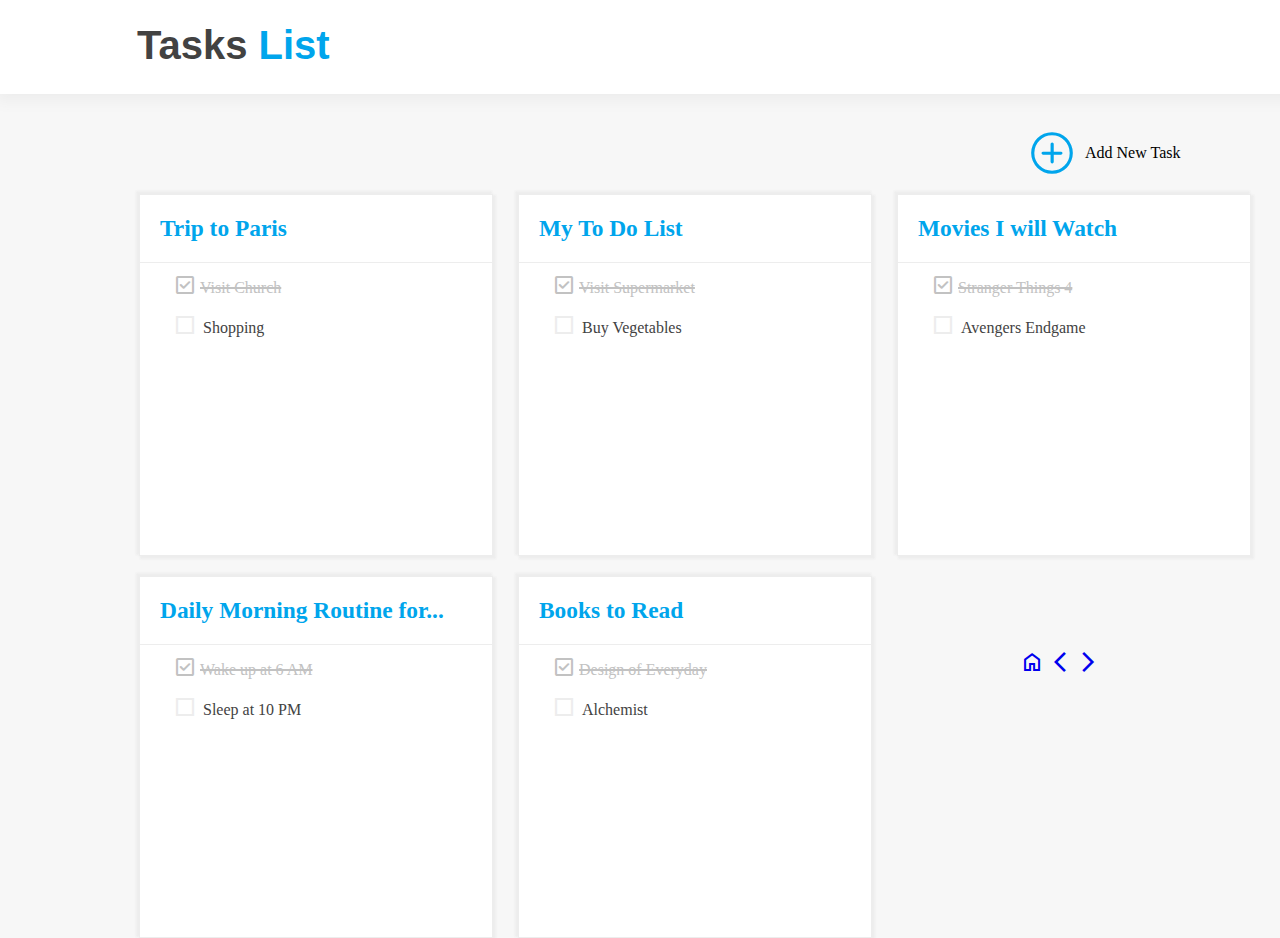
<file: index.html>
<!DOCTYPE html>
<html lang="en">
<head>
    <meta charset="UTF-8">
    <meta http-equiv="X-UA-Compatible" content="IE=edge">
    <meta name="viewport" content="width=device-width, initial-scale=1.0">
    <title>Todo list</title>
    <link rel="stylesheet" href="style1.css">
    
    <link rel="stylesheet" href="https://fonts.googleapis.com/css2?family=Material+Symbols+Rounded:opsz,wght,FILL,GRAD@48,400,1,0" />
    <link rel="stylesheet" href="https://fonts.googleapis.com/css2?family=Material+Symbols+Rounded:opsz,wght,FILL,GRAD@48,500,1,0" />
    <link rel="stylesheet" href="https://fonts.googleapis.com/css2?family=Material+Symbols+Sharp:opsz,wght,FILL,GRAD@48,400,1,0" />
    <!-- Home -->
    <link rel="stylesheet" href="https://fonts.googleapis.com/css2?family=Material+Symbols+Outlined:opsz,wght,FILL,GRAD@48,400,1,0" />
    <!-- Left arrow -->
    <link rel="stylesheet" href="https://fonts.googleapis.com/css2?family=Material+Symbols+Outlined:opsz,wght,FILL,GRAD@48,400,1,0" />
    <!-- RIght arrow -->
    <link rel="stylesheet" href="https://fonts.googleapis.com/css2?family=Material+Symbols+Outlined:opsz,wght,FILL,GRAD@48,400,1,0" />
</head>
<body>
    <div class="container">
        <div class="container1">
            <div id="tasks">Tasks</div>
            <pre id="list"> List</pre>
        </div>
        
    </div>
    <!-- fa circle -->
    <div class="container-circleh">
    <div class="container-circle">
    <div class="material-symbols-rounded" style="color: #00A5EC; font-size: 50px;">
        add_circle
        </div><div id="addtask">Add New Task</div>

    </div></div>

    <div class="cards">
       <div class="card1">
        <div class="cardheader">
            <h3>Trip to Paris</h3>
        </div>
            <div class="cardbody">
                <div class="firsttask"><label class="material-symbols-rounded" style="color: #C2C2C2; height: 30px; width:30px;">
                    check_box
                    </label>
                    <label class="strike">
                        Visit Church
                    </label>
                </div>
                <div class="secondtask">
                    <span class="material-symbols-sharp" style="height: 30px; width:30px; color: #EDEDED;">
                        square
                        </span>
                    Shopping
                </div>
            </div>
        </div>
        <!-- *************Card 2**************** -->
       <div class="card2">
        <div class="cardheader">
            <h3>My To Do List</h3>
        </div>
            <div class="cardbody">
                <div class="firsttask"><span class="material-symbols-rounded" style="color: #C2C2C2; height: 30px; width:30px;">
                    check_box
                    </span>
                    <span class="strike">
                        Visit Supermarket
                    </span>
                </div>
                <div class="secondtask">
                    <span class="material-symbols-sharp" style="height: 30px; width:30px; color: #EDEDED;">
                        square
                        </span>
                        Buy Vegetables
                </div>
            </div>
       </div>
       <!-- ***************** Card 3******************* -->
       <div class="card3">
        <div class="cardheader">
            <h3>Movies I will Watch</h3>
        </div>
            <div class="cardbody">
                <div class="firsttask"><span class="material-symbols-rounded" style="color: #C2C2C2; height: 30px; width:30px;">
                    check_box
                    </span>
                    <span class="strike">
                        Stranger Things 4
                    </span>
                </div>
                <div class="secondtask">
                    <span class="material-symbols-sharp" style="height: 30px; width:30px; color: #EDEDED;">
                        square
                        </span>
                        Avengers Endgame
                </div>
            </div>
       </div>
       <!-- **************Card 4******************* -->
       <div class="card4">
        <div class="cardheader">
            <h3>Daily Morning Routine for...</h3>
        </div>
            <div class="cardbody">
                <div class="firsttask"><span class="material-symbols-rounded" style="color: #C2C2C2; height: 30px; width:30px;">
                    check_box
                    </span>
                    <span class="strike">
                        Wake up at 6 AM
                    </span>
                </div>
                <div class="secondtask">
                    <span class="material-symbols-sharp" style="height: 30px; width:30px; color: #EDEDED;">
                        square
                        </span>
                        Sleep at 10 PM
                </div>
            </div>
       </div>
       <!-- ***************** Card 5******************* -->
       <div class="card5">
        <div class="cardheader">
            <h3>Books to Read</h3>
        </div>
            <div class="cardbody">
                <div class="firsttask"><span class="material-symbols-rounded" style="color: #C2C2C2; height: 30px; width:30px;">
                    check_box
                    </span>
                    <span class="strike">
                        Design of Everyday
                    </span>
                </div>
                <div class="secondtask">
                    <span class="material-symbols-sharp" style="height: 30px; width:30px; color: #EDEDED;">
                        square
                        </span>
                        Alchemist
                </div>
            </div>
       </div> 
    </div>
    <div class="nav">
        <a href="index.html"><span class="material-symbols-outlined">home</span></a>
        <a href="page4.html"><span class="material-symbols-outlined">arrow_back_ios_new</span></a>
        <a href="page2.html"><span class="material-symbols-outlined">arrow_forward_ios</span></a>
    </div> 
</body>
</html>
</file>
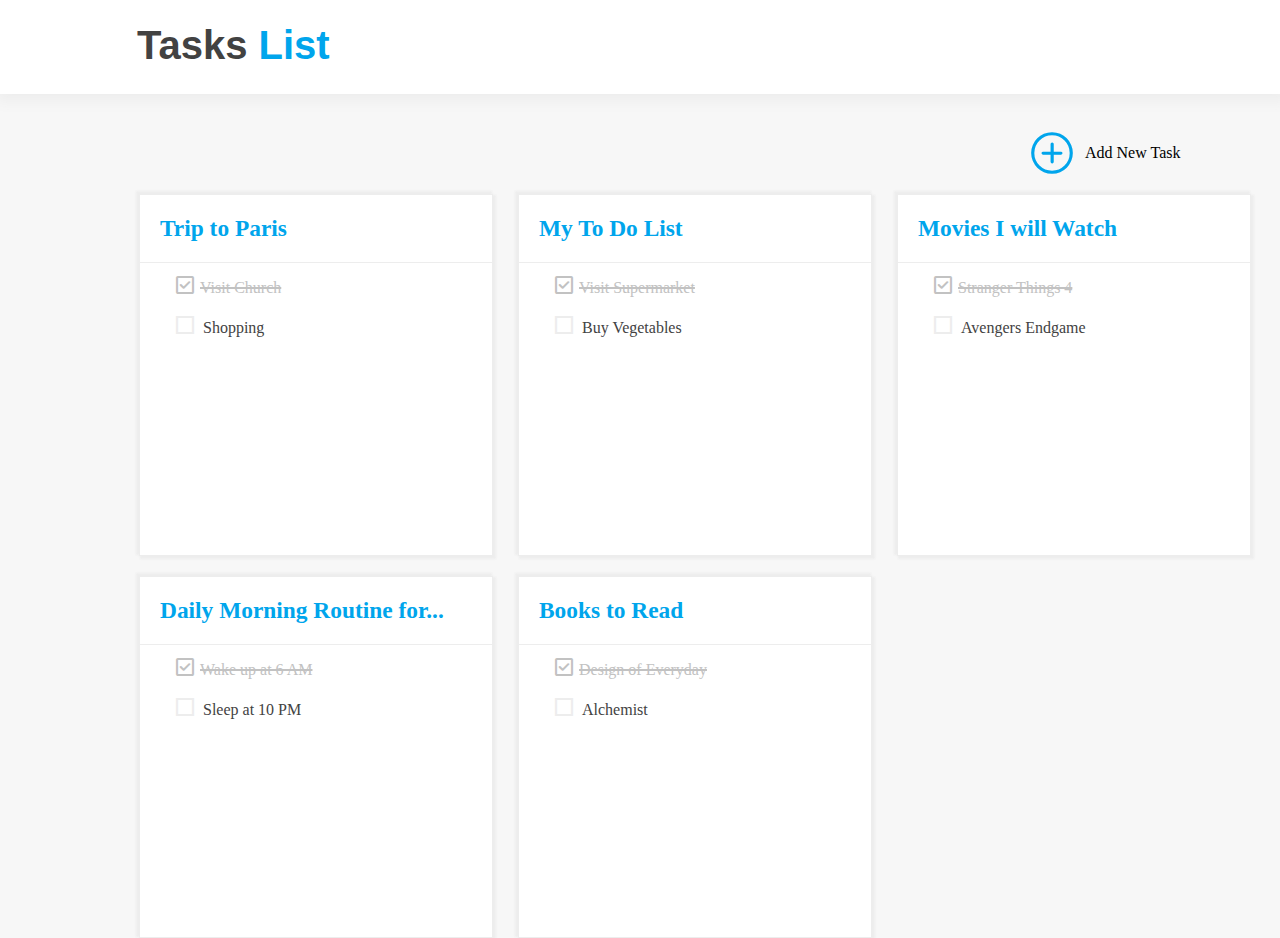
<file: Page-1/index.html>
<!DOCTYPE html>
<html lang="en">
<head>
    <meta charset="UTF-8">
    <meta http-equiv="X-UA-Compatible" content="IE=edge">
    <meta name="viewport" content="width=device-width, initial-scale=1.0">
    <title>Todo list</title>
    <link rel="stylesheet" href="style.css">
    
    <link rel="stylesheet" href="https://fonts.googleapis.com/css2?family=Material+Symbols+Rounded:opsz,wght,FILL,GRAD@48,400,1,0" />
    <link rel="stylesheet" href="https://fonts.googleapis.com/css2?family=Material+Symbols+Rounded:opsz,wght,FILL,GRAD@48,500,1,0" />
    <link rel="stylesheet" href="https://fonts.googleapis.com/css2?family=Material+Symbols+Sharp:opsz,wght,FILL,GRAD@48,400,1,0" />
</head>
<body>
    <div class="container">
        <div class="container1">
            <div id="tasks">Tasks</div>
            <pre id="list"> List</pre>
        </div>
        
    </div>
    <!-- fa circle -->
    <div class="container-circleh">
    <div class="container-circle">
    <div class="material-symbols-rounded" style="color: #00A5EC; font-size: 50px;">
        add_circle
        </div><div id="addtask">Add New Task</div>

    </div></div>

    <div class="cards">
       <div class="card1">
        <div class="cardheader">
            <h3>Trip to Paris</h3>
        </div>
            <div class="cardbody">
                <div class="firsttask"><label class="material-symbols-rounded" style="color: #C2C2C2; height: 30px; width:30px;">
                    check_box
                    </label>
                    <label class="strike">
                        Visit Church
                    </label>
                </div>
                <div class="secondtask">
                    <span class="material-symbols-sharp" style="height: 30px; width:30px; color: #EDEDED;">
                        square
                        </span>
                    Shopping
                </div>
            </div>
        </div>
        <!-- *************Card 2**************** -->
       <div class="card2">
        <div class="cardheader">
            <h3>My To Do List</h3>
        </div>
            <div class="cardbody">
                <div class="firsttask"><span class="material-symbols-rounded" style="color: #C2C2C2; height: 30px; width:30px;">
                    check_box
                    </span>
                    <span class="strike">
                        Visit Supermarket
                    </span>
                </div>
                <div class="secondtask">
                    <span class="material-symbols-sharp" style="height: 30px; width:30px; color: #EDEDED;">
                        square
                        </span>
                        Buy Vegetables
                </div>
            </div>
       </div>
       <!-- ***************** Card 3******************* -->
       <div class="card3">
        <div class="cardheader">
            <h3>Movies I will Watch</h3>
        </div>
            <div class="cardbody">
                <div class="firsttask"><span class="material-symbols-rounded" style="color: #C2C2C2; height: 30px; width:30px;">
                    check_box
                    </span>
                    <span class="strike">
                        Stranger Things 4
                    </span>
                </div>
                <div class="secondtask">
                    <span class="material-symbols-sharp" style="height: 30px; width:30px; color: #EDEDED;">
                        square
                        </span>
                        Avengers Endgame
                </div>
            </div>
       </div>
       <!-- **************Card 4******************* -->
       <div class="card4">
        <div class="cardheader">
            <h3>Daily Morning Routine for...</h3>
        </div>
            <div class="cardbody">
                <div class="firsttask"><span class="material-symbols-rounded" style="color: #C2C2C2; height: 30px; width:30px;">
                    check_box
                    </span>
                    <span class="strike">
                        Wake up at 6 AM
                    </span>
                </div>
                <div class="secondtask">
                    <span class="material-symbols-sharp" style="height: 30px; width:30px; color: #EDEDED;">
                        square
                        </span>
                        Sleep at 10 PM
                </div>
            </div>
       </div>
       <!-- ***************** Card 5******************* -->
       <div class="card5">
        <div class="cardheader">
            <h3>Books to Read</h3>
        </div>
            <div class="cardbody">
                <div class="firsttask"><span class="material-symbols-rounded" style="color: #C2C2C2; height: 30px; width:30px;">
                    check_box
                    </span>
                    <span class="strike">
                        Design of Everyday
                    </span>
                </div>
                <div class="secondtask">
                    <span class="material-symbols-sharp" style="height: 30px; width:30px; color: #EDEDED;">
                        square
                        </span>
                        Alchemist
                </div>
            </div>
       </div> 
    </div>
</body>
</html>
</file>
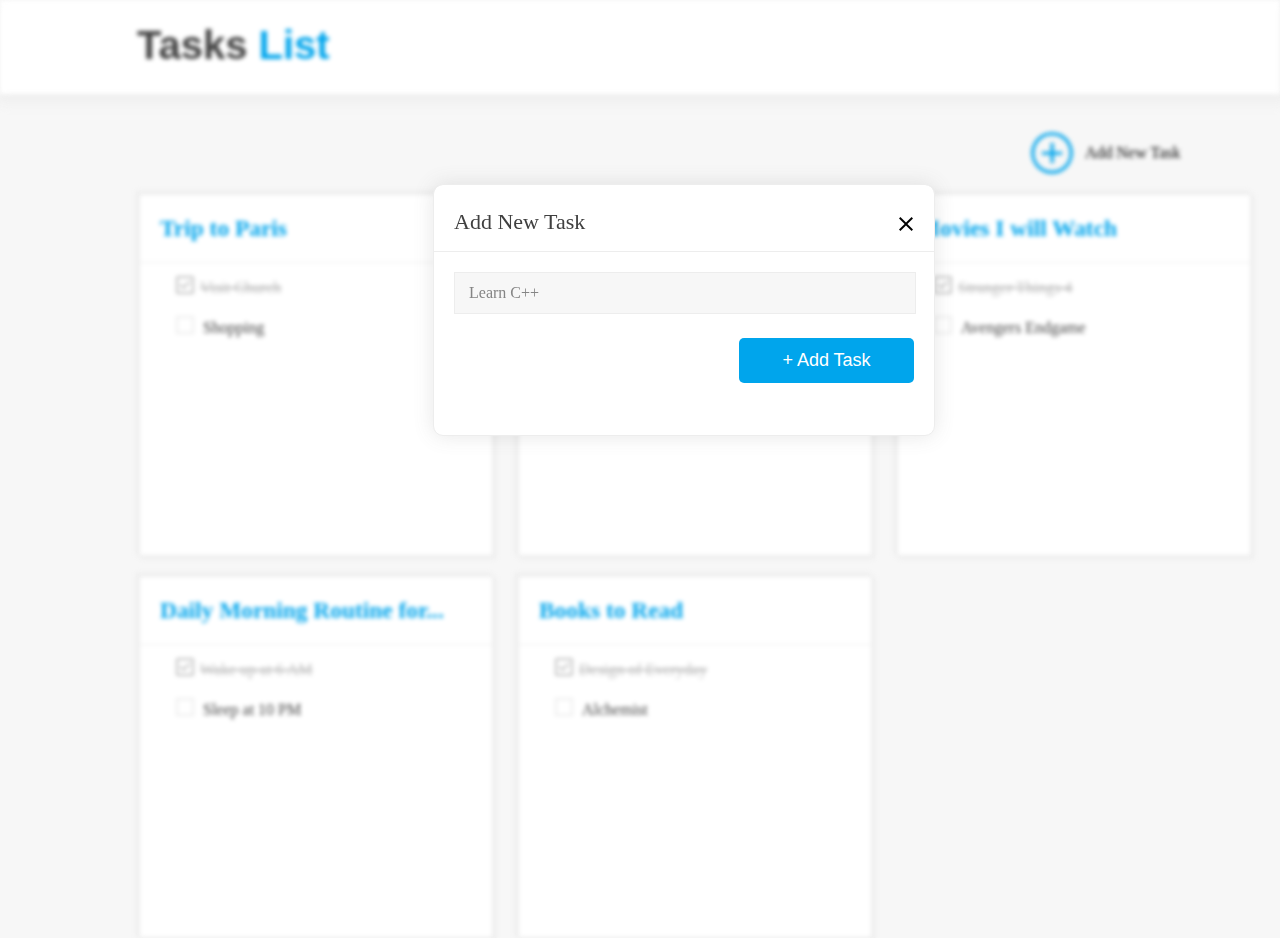
<file: Page-2/index.html>
<!DOCTYPE html>
<html lang="en">
<head>
    <meta charset="UTF-8">
    <meta http-equiv="X-UA-Compatible" content="IE=edge">
    <meta name="viewport" content="width=device-width, initial-scale=1.0">
    <title>Todo list</title>
    <link rel="stylesheet" href="style.css">
    <link rel="stylesheet" href="https://fonts.googleapis.com/css2?family=Material+Symbols+Rounded:opsz,wght,FILL,GRAD@48,400,1,0" />
    <link rel="stylesheet" href="https://fonts.googleapis.com/css2?family=Material+Symbols+Rounded:opsz,wght,FILL,GRAD@48,500,1,0" />
    <link rel="stylesheet" href="https://fonts.googleapis.com/css2?family=Material+Symbols+Sharp:opsz,wght,FILL,GRAD@48,400,1,0" />
    <link rel="stylesheet" href="https://fonts.googleapis.com/css2?family=Material+Symbols+Outlined:opsz,wght,FILL,GRAD@48,400,0,0" />
</head>
<body>
    <div class="blur">
    <div class="container">
        <div class="container1">
            <div id="tasks">Tasks</div>
            <pre id="list"> List</pre>
        </div>
        
    </div>
    <!-- fa circle -->
    <div class="container-circleh">
    <div class="container-circle">
    <div class="material-symbols-rounded" style="color: #00A5EC; font-size: 50px;">
        add_circle
        </div><div id="addtask">Add New Task</div>

    </div></div>

    <div class="cards">
       <div class="card1">
        <div class="cardheader">
            <h3>Trip to Paris</h3>
        </div>
            <div class="cardbody">
                <div class="firsttask"><label class="material-symbols-rounded" style="color: #C2C2C2; height: 30px; width:30px;">
                    check_box
                    </label>
                    <label class="strike">
                        Visit Church
                    </label>
                </div>
                <div class="secondtask">
                    <span class="material-symbols-sharp" style="height: 30px; width:30px; color: #EDEDED;">
                        square
                        </span>
                    Shopping
                </div>
            </div>
        </div>
        <!-- *************Card 2**************** -->
       <div class="card2">
        <div class="cardheader">
            <h3>My To Do List</h3>
        </div>
            <div class="cardbody">
                <div class="firsttask"><span class="material-symbols-rounded" style="color: #C2C2C2; height: 30px; width:30px;">
                    check_box
                    </span>
                    <span class="strike">
                        Visit Supermarket
                    </span>
                </div>
                <div class="secondtask">
                    <span class="material-symbols-sharp" style="height: 30px; width:30px; color: #EDEDED;">
                        square
                        </span>
                        Buy Vegetables
                </div>
            </div>
       </div>
       <!-- ***************** Card 3******************* -->
       <div class="card3">
        <div class="cardheader">
            <h3>Movies I will Watch</h3>
        </div>
            <div class="cardbody">
                <div class="firsttask"><span class="material-symbols-rounded" style="color: #C2C2C2; height: 30px; width:30px;">
                    check_box
                    </span>
                    <span class="strike">
                        Stranger Things 4
                    </span>
                </div>
                <div class="secondtask">
                    <span class="material-symbols-sharp" style="height: 30px; width:30px; color: #EDEDED;">
                        square
                        </span>
                        Avengers Endgame
                </div>
            </div>
       </div>
       <!-- **************Card 4******************* -->
       <div class="card4">
        <div class="cardheader">
            <h3>Daily Morning Routine for...</h3>
        </div>
            <div class="cardbody">
                <div class="firsttask"><span class="material-symbols-rounded" style="color: #C2C2C2; height: 30px; width:30px;">
                    check_box
                    </span>
                    <span class="strike">
                        Wake up at 6 AM
                    </span>
                </div>
                <div class="secondtask">
                    <span class="material-symbols-sharp" style="height: 30px; width:30px; color: #EDEDED;">
                        square
                        </span>
                        Sleep at 10 PM
                </div>
            </div>
       </div>
       <!-- ***************** Card 5******************* -->
       <div class="card5">
        <div class="cardheader">
            <h3>Books to Read</h3>
        </div>
            <div class="cardbody">
                <div class="firsttask"><span class="material-symbols-rounded" style="color: #C2C2C2; height: 30px; width:30px;">
                    check_box
                    </span>
                    <span class="strike">
                        Design of Everyday
                    </span>
                </div>
                <div class="secondtask">
                    <span class="material-symbols-sharp" style="height: 30px; width:30px; color: #EDEDED;">
                        square
                        </span>
                        Alchemist
                </div>
            </div>
       </div> 
    </div>
</div>
</div>

<div class="pop-up">
    <div class="pheading">
        <span id="padd">Add New Task</span>
        <span class="material-symbols-outlined" id="pclose">
            close
            </span>
    </div>

    <div class="textbox">
        <div id="text">Learn C++</div>
    </div>
    <button class="btn">+ Add Task</button>

</div>

</body>
</html>
</file>
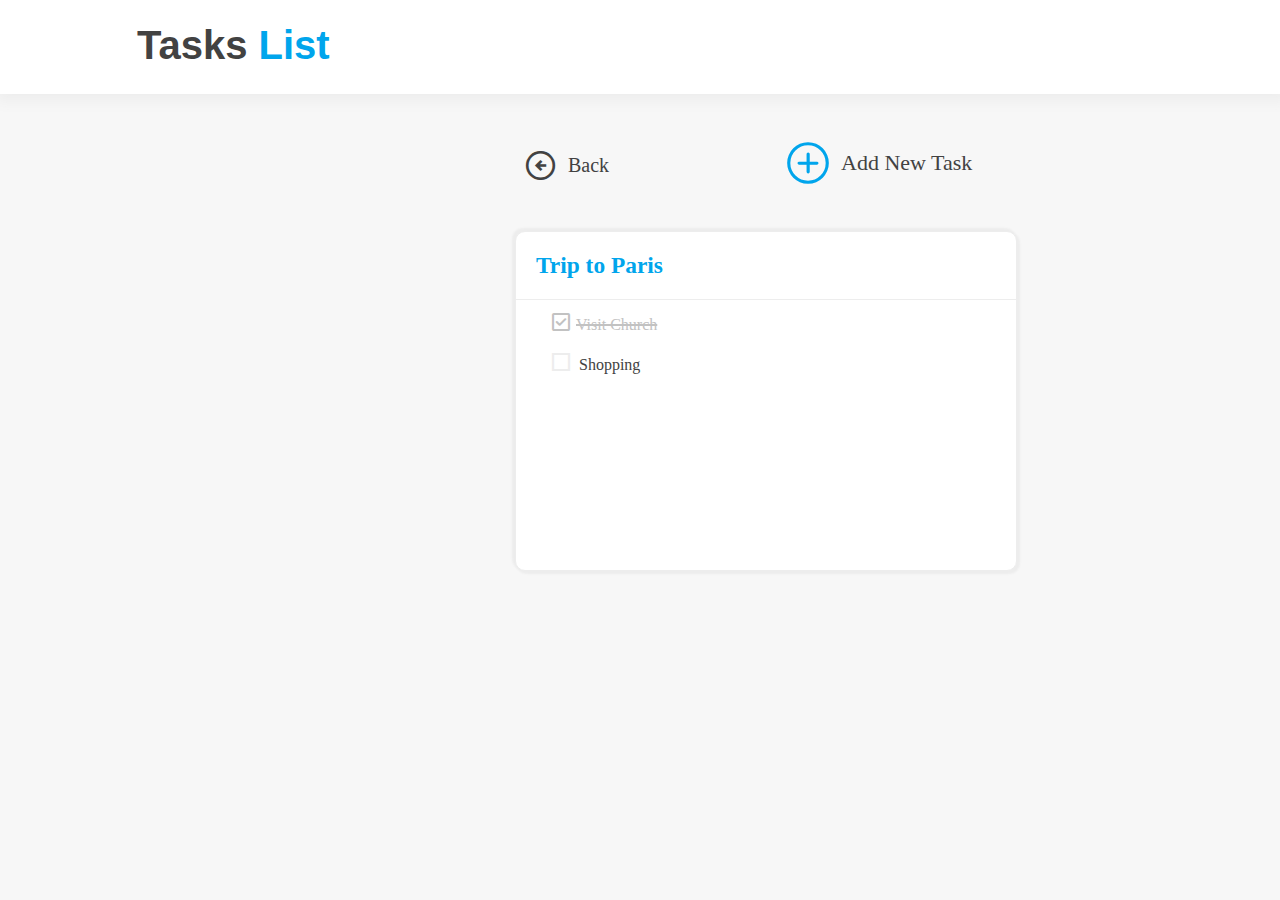
<file: page-3/index.html>
<!DOCTYPE html>
<html lang="en">
<head>
    <meta charset="UTF-8">
    <meta http-equiv="X-UA-Compatible" content="IE=edge">
    <meta name="viewport" content="width=device-width, initial-scale=1.0">
    <title>Document</title>
    <link rel="stylesheet" href="style.css">
    <link rel="stylesheet" href="https://fonts.googleapis.com/css2?family=Material+Symbols+Rounded:opsz,wght,FILL,GRAD@48,400,1,0" />
    <link rel="stylesheet" href="https://fonts.googleapis.com/css2?family=Material+Symbols+Outlined:opsz,wght,FILL,GRAD@48,400,1,0" />
    <link rel="stylesheet" href="https://fonts.googleapis.com/css2?family=Material+Symbols+Sharp:opsz,wght,FILL,GRAD@48,400,1,0" />
</head>

    <div class="container">
        <div class="container1">
            <div id="tasks">Tasks</div>
            <pre id="list"> List</pre>
        </div>
        
    </div>
    <!-- fa circle -->
    <div class="container-circleh">
        <div class="backcontainer">
            <span class="material-symbols-outlined"  style="font-size:35px;color: #424242;">
                arrow_circle_left
                </span> <span id="back"  style="font-size:20px;color: #424242;">Back</span>
        </div>

    <div class="container-circle">
    <div class="material-symbols-rounded" style="color: #00A5EC; font-size: 50px;">
        add_circle
        </div><div id="addtask">Add New Task</div>

    </div></div>

    <div class="cards">
        <div class="card1">
         <div class="cardheader">
             <h3>Trip to Paris</h3>
         </div>
             <div class="cardbody">
                 <div class="firsttask"><label class="material-symbols-rounded" style="color: #C2C2C2; height: 30px; width:30px;">
                     check_box
                     </label>
                     <label class="strike">
                         Visit Church
                     </label>
                 </div>
                 <div class="secondtask">
                     <span class="material-symbols-sharp" style="height: 30px; width:30px; color: #EDEDED;">
                         square
                         </span>
                     Shopping
                 </div>
             </div>
         </div></div>

</body>
</html>
</file>
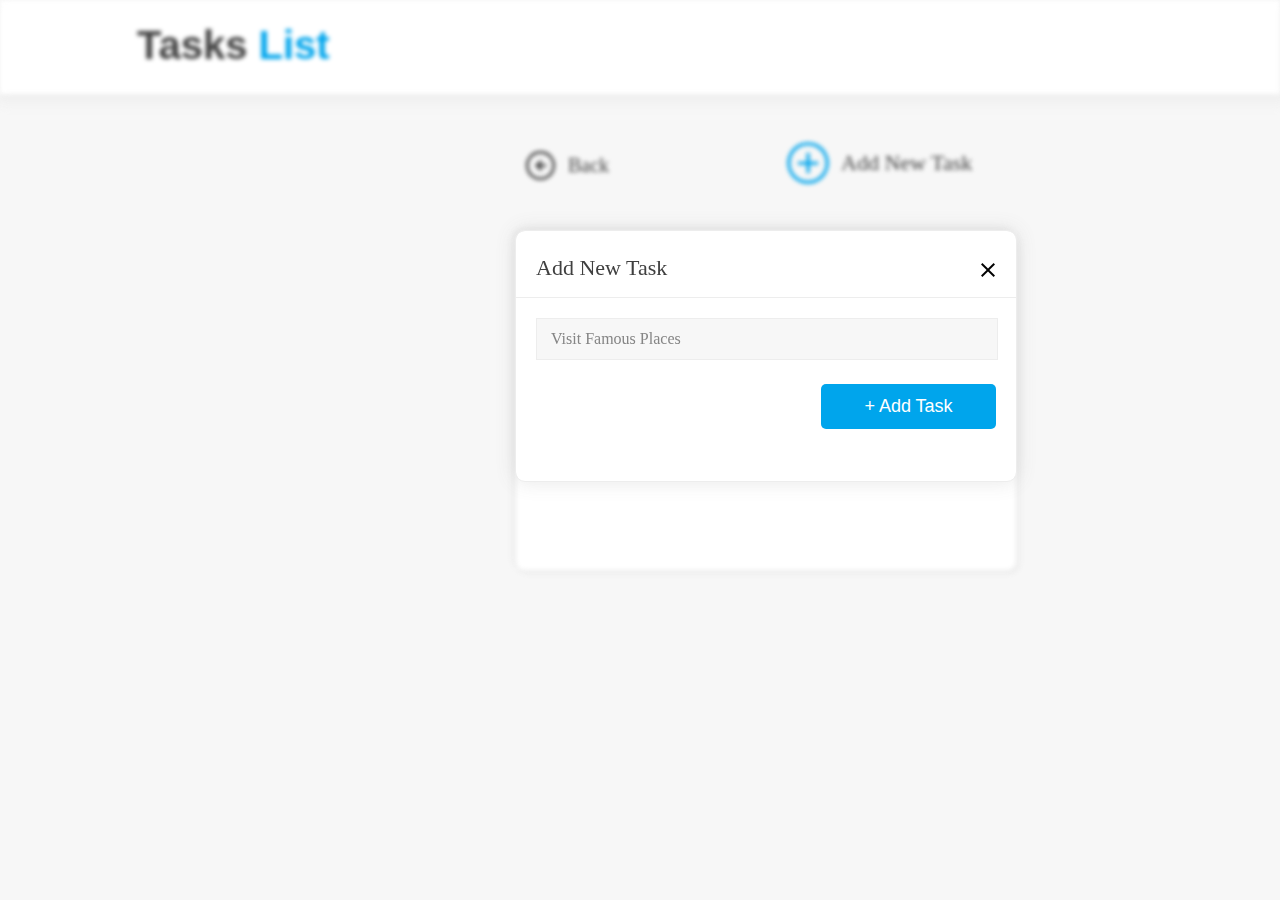
<file: page-4/index.html>
<!DOCTYPE html>
<html lang="en">
<head>
    <meta charset="UTF-8">
    <meta http-equiv="X-UA-Compatible" content="IE=edge">
    <meta name="viewport" content="width=device-width, initial-scale=1.0">
    <title>Document</title>
    <link rel="stylesheet" href="style.css">
    <link rel="stylesheet" href="https://fonts.googleapis.com/css2?family=Material+Symbols+Rounded:opsz,wght,FILL,GRAD@48,400,1,0" />
    <link rel="stylesheet" href="https://fonts.googleapis.com/css2?family=Material+Symbols+Outlined:opsz,wght,FILL,GRAD@48,400,1,0" />
    <link rel="stylesheet" href="https://fonts.googleapis.com/css2?family=Material+Symbols+Sharp:opsz,wght,FILL,GRAD@48,400,1,0" />
</head>
<div class="blur">
    <div class="container">
        <div class="container1">
            <div id="tasks">Tasks</div>
            <pre id="list"> List</pre>
        </div>
        
    </div>
    <!-- fa circle -->
    <div class="container-circleh">
        <div class="backcontainer">
            <span class="material-symbols-outlined"  style="font-size:35px;color: #424242;">
                arrow_circle_left
                </span> <span id="back"  style="font-size:20px;color: #424242;">Back</span>
        </div>

    <div class="container-circle">
    <div class="material-symbols-rounded" style="color: #00A5EC; font-size: 50px;">
        add_circle
        </div><div id="addtask">Add New Task</div>

    </div></div>

    <div class="cards">
        <div class="card1">
         <div class="cardheader">
             <h3>Trip to Paris</h3>
         </div>
             <div class="cardbody">
                 <div class="firsttask"><label class="material-symbols-rounded" style="color: #C2C2C2; height: 30px; width:30px;">
                     check_box
                     </label>
                     <label class="strike">
                         Visit Church
                     </label>
                 </div>
                 <div class="secondtask">
                     <span class="material-symbols-sharp" style="height: 30px; width:30px; color: #EDEDED;">
                         square
                         </span>
                     Shopping
                 </div>
             </div>
         </div></div>
</div>


<div class="pop-up">
    <div class="pheading">
        <span id="padd">Add New Task</span>
        <span class="material-symbols-outlined" id="pclose">
            close
            </span>
    </div>

    <div class="textbox">
        <div id="text">Visit Famous Places</div>
    </div>
    <button class="btn">+ Add Task</button>

</div>


</body>
</html>
</file>
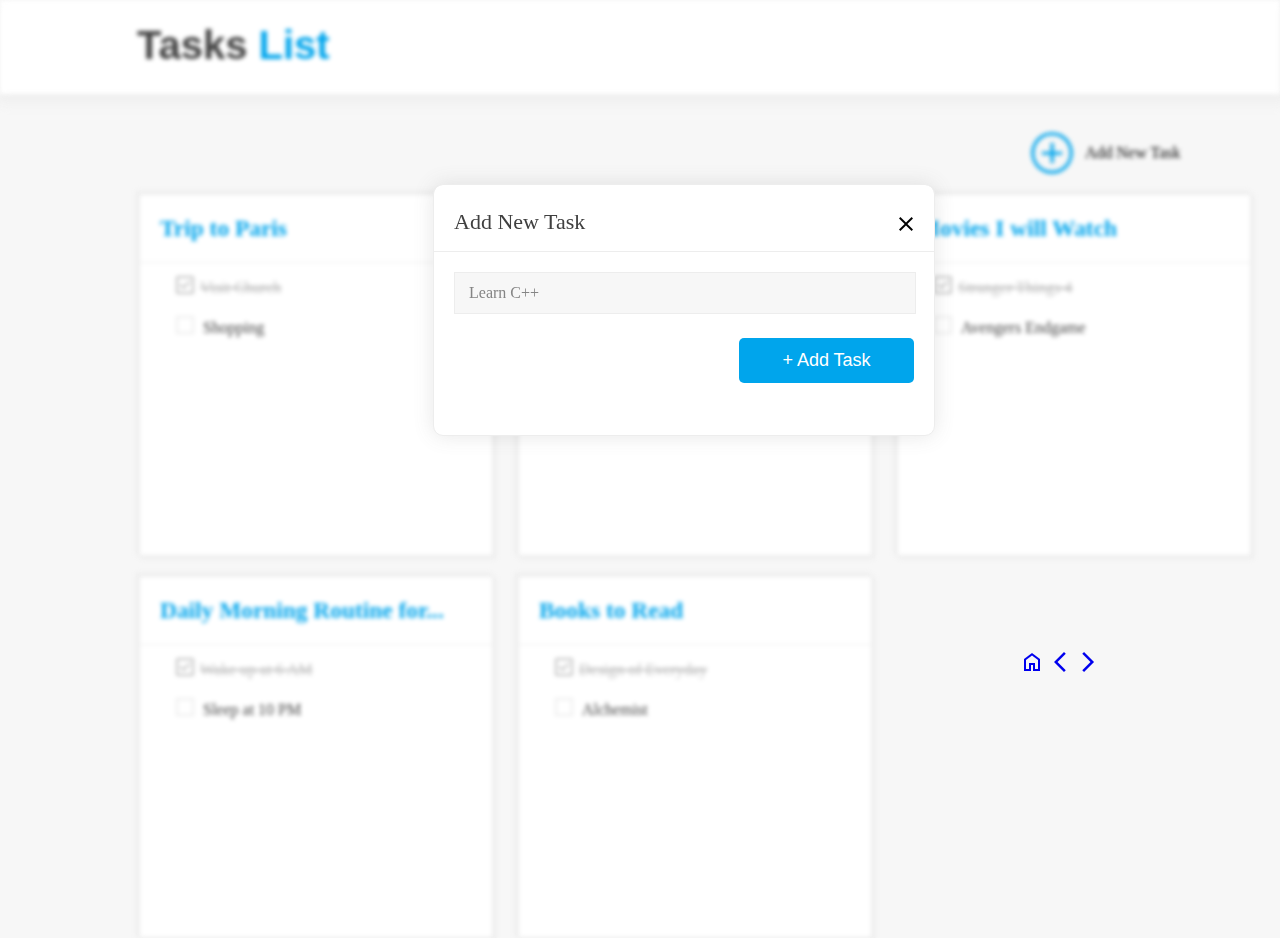
<file: page2.html>
<!DOCTYPE html>
<html lang="en">
<head>
    <meta charset="UTF-8">
    <meta http-equiv="X-UA-Compatible" content="IE=edge">
    <meta name="viewport" content="width=device-width, initial-scale=1.0">
    <title>Todo list</title>
    <link rel="stylesheet" href="style2.css">
    <link rel="stylesheet" href="https://fonts.googleapis.com/css2?family=Material+Symbols+Rounded:opsz,wght,FILL,GRAD@48,400,1,0" />
    <link rel="stylesheet" href="https://fonts.googleapis.com/css2?family=Material+Symbols+Rounded:opsz,wght,FILL,GRAD@48,500,1,0" />
    <link rel="stylesheet" href="https://fonts.googleapis.com/css2?family=Material+Symbols+Sharp:opsz,wght,FILL,GRAD@48,400,1,0" />
    <link rel="stylesheet" href="https://fonts.googleapis.com/css2?family=Material+Symbols+Outlined:opsz,wght,FILL,GRAD@48,400,0,0" />
    <link rel="stylesheet" href="https://fonts.googleapis.com/css2?family=Material+Symbols+Outlined:opsz,wght,FILL,GRAD@48,400,1,0" />
    <link rel="stylesheet" href="https://fonts.googleapis.com/css2?family=Material+Symbols+Outlined:opsz,wght,FILL,GRAD@48,400,1,0" />
    <!-- RIght arrow -->
    <link rel="stylesheet" href="https://fonts.googleapis.com/css2?family=Material+Symbols+Outlined:opsz,wght,FILL,GRAD@48,400,1,0" />
</head>
<body>
    <div class="blur">
    <div class="container">
        <div class="container1">
            <div id="tasks">Tasks</div>
            <pre id="list"> List</pre>
        </div>
        
    </div>
    <!-- fa circle -->
    <div class="container-circleh">
    <div class="container-circle">
    <div class="material-symbols-rounded" style="color: #00A5EC; font-size: 50px;">
        add_circle
        </div><div id="addtask">Add New Task</div>

    </div></div>

    <div class="cards">
       <div class="card1">
        <div class="cardheader">
            <h3>Trip to Paris</h3>
        </div>
            <div class="cardbody">
                <div class="firsttask"><label class="material-symbols-rounded" style="color: #C2C2C2; height: 30px; width:30px;">
                    check_box
                    </label>
                    <label class="strike">
                        Visit Church
                    </label>
                </div>
                <div class="secondtask">
                    <span class="material-symbols-sharp" style="height: 30px; width:30px; color: #EDEDED;">
                        square
                        </span>
                    Shopping
                </div>
            </div>
        </div>
        <!-- *************Card 2**************** -->
       <div class="card2">
        <div class="cardheader">
            <h3>My To Do List</h3>
        </div>
            <div class="cardbody">
                <div class="firsttask"><span class="material-symbols-rounded" style="color: #C2C2C2; height: 30px; width:30px;">
                    check_box
                    </span>
                    <span class="strike">
                        Visit Supermarket
                    </span>
                </div>
                <div class="secondtask">
                    <span class="material-symbols-sharp" style="height: 30px; width:30px; color: #EDEDED;">
                        square
                        </span>
                        Buy Vegetables
                </div>
            </div>
       </div>
       <!-- ***************** Card 3******************* -->
       <div class="card3">
        <div class="cardheader">
            <h3>Movies I will Watch</h3>
        </div>
            <div class="cardbody">
                <div class="firsttask"><span class="material-symbols-rounded" style="color: #C2C2C2; height: 30px; width:30px;">
                    check_box
                    </span>
                    <span class="strike">
                        Stranger Things 4
                    </span>
                </div>
                <div class="secondtask">
                    <span class="material-symbols-sharp" style="height: 30px; width:30px; color: #EDEDED;">
                        square
                        </span>
                        Avengers Endgame
                </div>
            </div>
       </div>
       <!-- **************Card 4******************* -->
       <div class="card4">
        <div class="cardheader">
            <h3>Daily Morning Routine for...</h3>
        </div>
            <div class="cardbody">
                <div class="firsttask"><span class="material-symbols-rounded" style="color: #C2C2C2; height: 30px; width:30px;">
                    check_box
                    </span>
                    <span class="strike">
                        Wake up at 6 AM
                    </span>
                </div>
                <div class="secondtask">
                    <span class="material-symbols-sharp" style="height: 30px; width:30px; color: #EDEDED;">
                        square
                        </span>
                        Sleep at 10 PM
                </div>
            </div>
       </div>
       <!-- ***************** Card 5******************* -->
       <div class="card5">
        <div class="cardheader">
            <h3>Books to Read</h3>
        </div>
            <div class="cardbody">
                <div class="firsttask"><span class="material-symbols-rounded" style="color: #C2C2C2; height: 30px; width:30px;">
                    check_box
                    </span>
                    <span class="strike">
                        Design of Everyday
                    </span>
                </div>
                <div class="secondtask">
                    <span class="material-symbols-sharp" style="height: 30px; width:30px; color: #EDEDED;">
                        square
                        </span>
                        Alchemist
                </div>
            </div>
       </div> 
    </div>
</div>
</div>

<div class="pop-up">
    <div class="pheading">
        <span id="padd">Add New Task</span>
        <span class="material-symbols-outlined" id="pclose">
            close
            </span>
    </div>

    <div class="textbox">
        <div id="text">Learn C++</div>
    </div>
    <button class="btn">+ Add Task</button>

</div>

<div class="nav">
    <a href="index.html"><span class="material-symbols-outlined">home</span></a>
    <a href="index.html"><span class="material-symbols-outlined">arrow_back_ios_new</span></a>
    <a href="page3.html"><span class="material-symbols-outlined">arrow_forward_ios</span></a>
</div> 

</body>
</html>
</file>
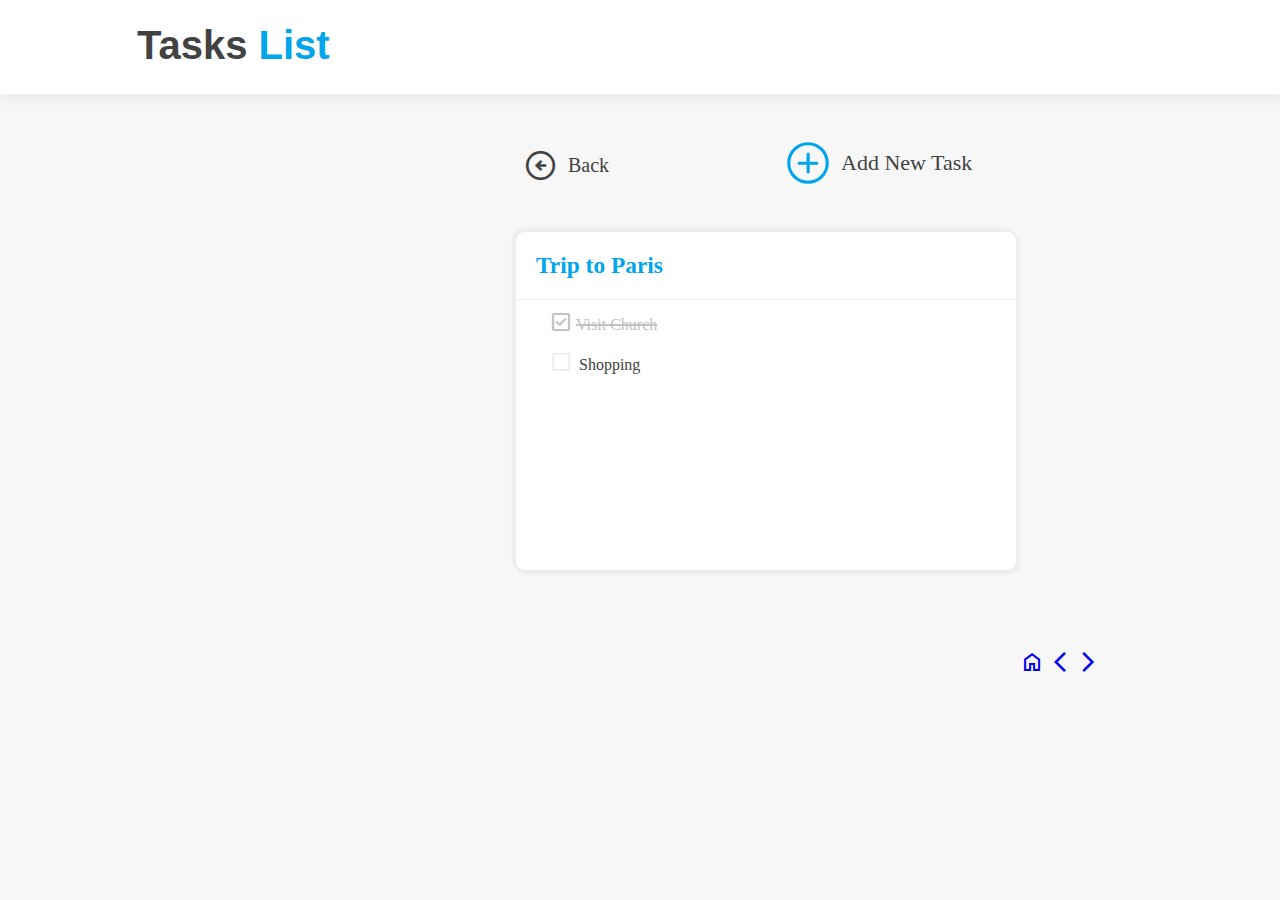
<file: page3.html>
<!DOCTYPE html>
<html lang="en">
<head>
    <meta charset="UTF-8">
    <meta http-equiv="X-UA-Compatible" content="IE=edge">
    <meta name="viewport" content="width=device-width, initial-scale=1.0">
    <title>Document</title>
    <link rel="stylesheet" href="style3.css">
    <link rel="stylesheet" href="https://fonts.googleapis.com/css2?family=Material+Symbols+Rounded:opsz,wght,FILL,GRAD@48,400,1,0" />
    <link rel="stylesheet" href="https://fonts.googleapis.com/css2?family=Material+Symbols+Outlined:opsz,wght,FILL,GRAD@48,400,1,0" />
    <link rel="stylesheet" href="https://fonts.googleapis.com/css2?family=Material+Symbols+Sharp:opsz,wght,FILL,GRAD@48,400,1,0" />
    <link rel="stylesheet" href="https://fonts.googleapis.com/css2?family=Material+Symbols+Outlined:opsz,wght,FILL,GRAD@48,400,1,0" />
    <link rel="stylesheet" href="https://fonts.googleapis.com/css2?family=Material+Symbols+Outlined:opsz,wght,FILL,GRAD@48,400,1,0" />
    <!-- RIght arrow -->
    <link rel="stylesheet" href="https://fonts.googleapis.com/css2?family=Material+Symbols+Outlined:opsz,wght,FILL,GRAD@48,400,1,0" />
</head>

    <div class="container">
        <div class="container1">
            <div id="tasks">Tasks</div>
            <pre id="list"> List</pre>
        </div>
        
    </div>
    <!-- fa circle -->
    <div class="container-circleh">
        <div class="backcontainer">
            <span class="material-symbols-outlined"  style="font-size:35px;color: #424242;">
                arrow_circle_left
                </span> <span id="back"  style="font-size:20px;color: #424242;">Back</span>
        </div>

    <div class="container-circle">
    <div class="material-symbols-rounded" style="color: #00A5EC; font-size: 50px;">
        add_circle
        </div><div id="addtask">Add New Task</div>

    </div></div>

    <div class="cards">
        <div class="card1">
         <div class="cardheader">
             <h3>Trip to Paris</h3>
         </div>
             <div class="cardbody">
                 <div class="firsttask"><label class="material-symbols-rounded" style="color: #C2C2C2; height: 30px; width:30px;">
                     check_box
                     </label>
                     <label class="strike">
                         Visit Church
                     </label>
                 </div>
                 <div class="secondtask">
                     <span class="material-symbols-sharp" style="height: 30px; width:30px; color: #EDEDED;">
                         square
                         </span>
                     Shopping
                 </div>
             </div>
         </div></div>

         <div class="nav">
            <a href="index.html"><span class="material-symbols-outlined">home</span></a>
            <a href="page2.html"><span class="material-symbols-outlined">arrow_back_ios_new</span></a>
            <a href="page4.html"><span class="material-symbols-outlined">arrow_forward_ios</span></a>
        </div> 

</body>
</html>
</file>
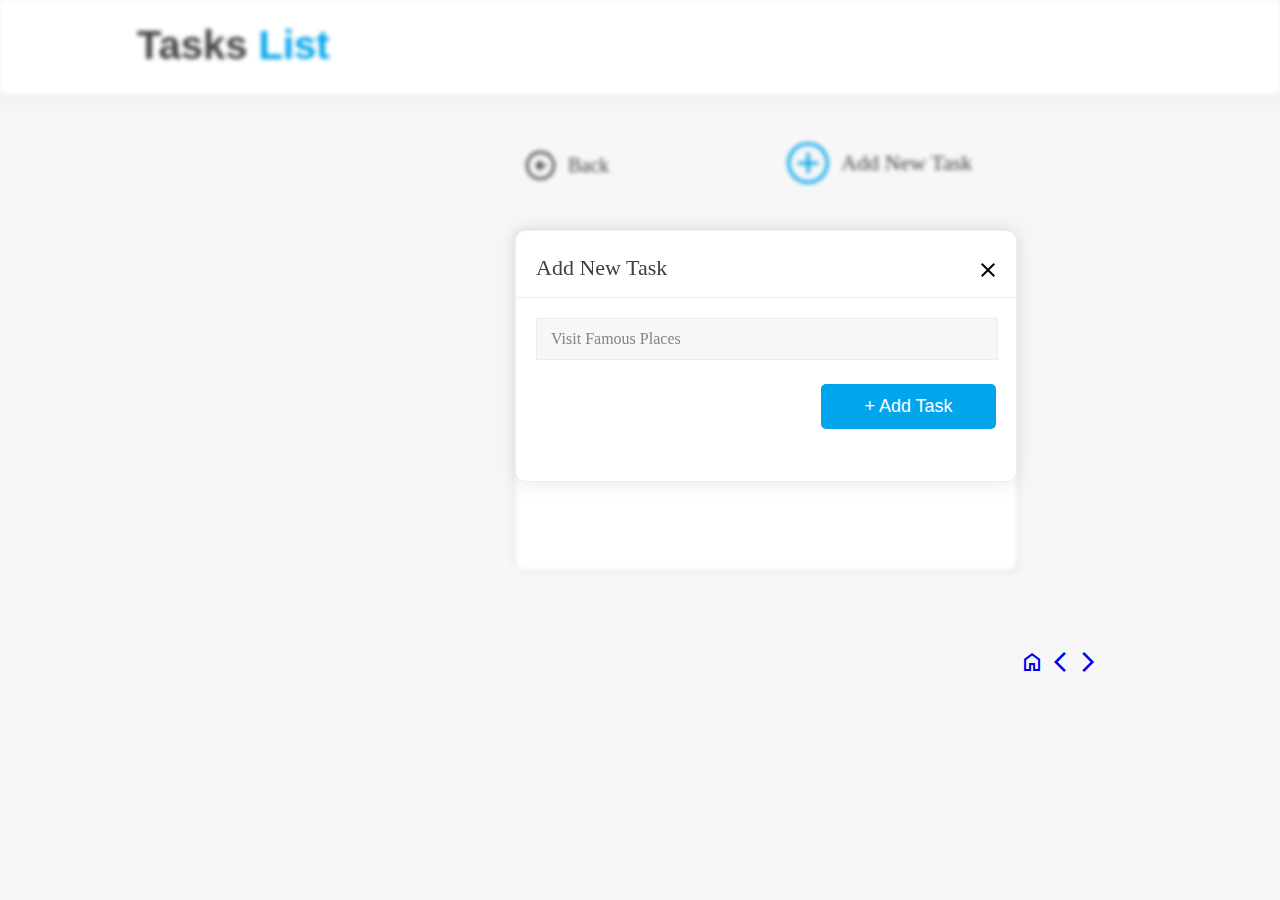
<file: page4.html>
<!DOCTYPE html>
<html lang="en">
<head>
    <meta charset="UTF-8">
    <meta http-equiv="X-UA-Compatible" content="IE=edge">
    <meta name="viewport" content="width=device-width, initial-scale=1.0">
    <title>Document</title>
    <link rel="stylesheet" href="style4.css">
    <link rel="stylesheet" href="https://fonts.googleapis.com/css2?family=Material+Symbols+Rounded:opsz,wght,FILL,GRAD@48,400,1,0" />
    <link rel="stylesheet" href="https://fonts.googleapis.com/css2?family=Material+Symbols+Outlined:opsz,wght,FILL,GRAD@48,400,1,0" />
    <link rel="stylesheet" href="https://fonts.googleapis.com/css2?family=Material+Symbols+Sharp:opsz,wght,FILL,GRAD@48,400,1,0" />
    <link rel="stylesheet" href="https://fonts.googleapis.com/css2?family=Material+Symbols+Outlined:opsz,wght,FILL,GRAD@48,400,1,0" />
    <link rel="stylesheet" href="https://fonts.googleapis.com/css2?family=Material+Symbols+Outlined:opsz,wght,FILL,GRAD@48,400,1,0" />
    <!-- RIght arrow -->
    <link rel="stylesheet" href="https://fonts.googleapis.com/css2?family=Material+Symbols+Outlined:opsz,wght,FILL,GRAD@48,400,1,0" />
</head>
<div class="blur">
    <div class="container">
        <div class="container1">
            <div id="tasks">Tasks</div>
            <pre id="list"> List</pre>
        </div>
        
    </div>
    <!-- fa circle -->
    <div class="container-circleh">
        <div class="backcontainer">
            <span class="material-symbols-outlined"  style="font-size:35px;color: #424242;">
                arrow_circle_left
                </span> <span id="back"  style="font-size:20px;color: #424242;">Back</span>
        </div>

    <div class="container-circle">
    <div class="material-symbols-rounded" style="color: #00A5EC; font-size: 50px;">
        add_circle
        </div><div id="addtask">Add New Task</div>

    </div></div>

    <div class="cards">
        <div class="card1">
         <div class="cardheader">
             <h3>Trip to Paris</h3>
         </div>
             <div class="cardbody">
                 <div class="firsttask"><label class="material-symbols-rounded" style="color: #C2C2C2; height: 30px; width:30px;">
                     check_box
                     </label>
                     <label class="strike">
                         Visit Church
                     </label>
                 </div>
                 <div class="secondtask">
                     <span class="material-symbols-sharp" style="height: 30px; width:30px; color: #EDEDED;">
                         square
                         </span>
                     Shopping
                 </div>
             </div>
         </div></div>
</div>


<div class="pop-up">
    <div class="pheading">
        <span id="padd">Add New Task</span>
        <span class="material-symbols-outlined" id="pclose">
            close
            </span>
    </div>

    <div class="textbox">
        <div id="text">Visit Famous Places</div>
    </div>
    <button class="btn">+ Add Task</button>

</div>

<div class="nav">
    <a href="index.html"><span class="material-symbols-outlined">home</span></a>
    <a href="page3.html"><span class="material-symbols-outlined">arrow_back_ios_new</span></a>
    <a href="index.html"><span class="material-symbols-outlined">arrow_forward_ios</span></a>
</div> 

</body>
</html>
</file>
<file: style1.css>
.container1{
    width: 1366px;
    height: 94px;
    background-color: #ffffff;
    border: 0px solid #ffffff;
    box-shadow: 2px 3px 12px 5px #eeeeee;
    display: flex;
}

body{
    background-color: #F7F7F7;
}

*{
    padding: 0%;
    margin:0%
}
#list{
    color: #00A5EC;
    
}
#tasks{
    color: #424242;
    
}
#tasks, #list{
    position: relative;
    font-family: sans-serif;
    font-weight: bold;
    font-size: 40px;
    left:137px;
    margin-top: 23px;
    margin-bottom: 22px;    
}

/* fa circel and add new task */

.container-circle{
    position: relative;
    top: 50px;
    left: 1027px;
    height: 18px;
    display:flex;
    column-gap: 8px;
    flex-wrap: nowrap;
    align-items: center;
}

.addtask{
    color: #424242;
    font-size: 50px;
    font-weight: 500;
}
.container-circleh{
    width: 100%;
    height: 100px;
}
.cards{
    display: flex;
    flex-wrap: wrap;
    column-gap: 25px ;
    row-gap: 20px;
    width: 1200px;
    justify-content: flex-start;
}

.card1, .card2, .card3, .card4, .card5 {
    position: relative;
    width: 352px;
    height: 360px;
    background-color: #FFFFFF;
    border: 1px solid #EDEDED;
    box-shadow: 2px 2px 2px 1px #EDEDED, -2px -2px 2px 1px #EDEDED;
    left: 139px;
    
}

.cardheader{
    border-bottom: 1px solid #EDEDED;
    padding: 20px;
    font-size: 20px;
    color: #00A5EC;
    top: 34;
    left: 30;
}

.cardbody{
    display: flex;
    left:30px;
    flex-direction: column;
    align-items: start;
}
.firsttask{
    position: relative;
    left:30px;
    text-align: center;
    top:10px;
    display: flex;
    align-items: center;
    
}
.strike{
    color: #C2C2C2;
    text-decoration: line-through 2px #C2C2C2;
}
.secondtask{
    position: relative;
    color: #424242;
    left:33px;
    top:20px;
    display: flex;
    align-items: center;
   
}

.nav{
    position: absolute;
    top: 650px;
    left: 1020px;
}
</file>
<file: Page-1/style.css>
.container1{
    width: 100%;
    height: 94px;
    background-color: #ffffff;
    border: 0px solid #ffffff;
    box-shadow: 2px 3px 12px 5px #eeeeee;
    display: flex;
}

body{
    background-color: #F7F7F7;
}

*{
    padding: 0%;
    margin:0%
}
#list{
    color: #00A5EC;
    
}
#tasks{
    color: #424242;
    
}
#tasks, #list{
    position: relative;
    font-family: sans-serif;
    font-weight: bold;
    font-size: 40px;
    left:137px;
    margin-top: 23px;
    margin-bottom: 22px;    
}

/* fa circel and add new task */

.container-circle{
    position: relative;
    top: 50px;
    left: 1027px;
    height: 18px;
    display:flex;
    column-gap: 8px;
    flex-wrap: nowrap;
    align-items: center;
}

.addtask{
    color: #424242;
    font-size: 50px;
    font-weight: 500;
}
.container-circleh{
    width: 100%;
    height: 100px;
}
.cards{
    display: flex;
    flex-wrap: wrap;
    column-gap: 25px ;
    row-gap: 20px;
    width: 1200px;
    justify-content: flex-start;
}

.card1, .card2, .card3, .card4, .card5 {
    position: relative;
    width: 352px;
    height: 360px;
    background-color: #FFFFFF;
    border: 1px solid #EDEDED;
    box-shadow: 2px 2px 2px 1px #EDEDED, -2px -2px 2px 1px #EDEDED;
    left: 139px;
    
}

.cardheader{
    border-bottom: 1px solid #EDEDED;
    padding: 20px;
    font-size: 20px;
    color: #00A5EC;
    top: 34;
    left: 30;
}

.cardbody{
    display: flex;
    left:30px;
    flex-direction: column;
    align-items: start;
}
.firsttask{
    position: relative;
    left:30px;
    text-align: center;
    top:10px;
    display: flex;
    align-items: center;
    
}
.strike{
    color: #C2C2C2;
    text-decoration: line-through 2px #C2C2C2;
}
.secondtask{
    position: relative;
    color: #424242;
    left:33px;
    top:20px;
    display: flex;
    align-items: center;
   
}
</file>
<file: Page-2/style.css>
.container1{
    width: 100%;
    height: 94px;
    background-color: #ffffff;
    border: 0px solid #ffffff;
    box-shadow: 2px 3px 12px 5px #eeeeee;
    display: flex;
}

body{
    background-color: #F7F7F7;
}

*{
    padding: 0%;
    margin:0%
}
#list{
    color: #00A5EC;
    
}
#tasks{
    color: #424242;
    
}
#tasks, #list{
    position: relative;
    font-family: sans-serif;
    font-weight: bold;
    font-size: 40px;
    left:137px;
    margin-top: 23px;
    margin-bottom: 22px;    
}

/* fa circel and add new task */

.container-circle{
    position: relative;
    top: 50px;
    left: 1027px;
    height: 18px;
    display:flex;
    column-gap: 8px;
    flex-wrap: nowrap;
    align-items: center;
}

.addtask{
    color: #424242;
    font-size: 50px;
    font-weight: 500;
}
.container-circleh{
    width: 100%;
    height: 100px;
}
.cards{
    display: flex;
    flex-wrap: wrap;
    column-gap: 25px ;
    row-gap: 20px;
    width: 1200px;
    justify-content: flex-start;
}

.card1, .card2, .card3, .card4, .card5 {
    position: relative;
    width: 352px;
    height: 360px;
    background-color: #FFFFFF;
    border: 1px solid #EDEDED;
    box-shadow: 2px 2px 2px 1px #EDEDED, -2px -2px 2px 1px #EDEDED;
    left: 139px;
    
}

.cardheader{
    border-bottom: 1px solid #EDEDED;
    padding: 20px;
    font-size: 20px;
    color: #00A5EC;
    top: 34;
    left: 30;
}

.cardbody{
    display: flex;
    left:30px;
    flex-direction: column;
    align-items: start;
}
.firsttask{
    position: relative;
    left:30px;
    text-align: center;
    top:10px;
    display: flex;
    align-items: center;
    
}
.strike{
    color: #C2C2C2;
    text-decoration: line-through 2px #C2C2C2;
}
.secondtask{
    position: relative;
    color: #424242;
    left:33px;
    top:20px;
    display: flex;
    align-items: center;
   
}

.blur{
    filter:blur(2px);
    -webkit-filter: blur(2px);
}

.pop-up{
    background: #FFFFFF 0% 0% no-repeat padding-box;
    box-shadow: 0px 0px 20px #67676729;
    border: 1px solid #EDEDED;
    border-radius: 10px;
    position: absolute;
    top: 184px;
    left: 433px;
    width: 500px;
    height: 250px;
}

.pheading{
    position: relative;
    height: 66px;
    border-bottom: 1.5px solid #EDEDED;
    
}
#padd{
    position: relative;
    top: 20px;
    left:20px;
    text-align: left;
    font: normal normal medium 22px/26px Inter;
    color: #404040;
    font-size: 22px;
}
#pclose
{
    position: relative;
    top: 27px;
    text-align: right;
    left:65%;
}
.textbox{
    position: relative;
    top: 20px;
    left:20px;
    right: 20px;
    width: 80%;
    width: 460px;
    height: 40px;
    background-color: #F7F7F7;
    border: 1px solid #EDEDED;
}

#text{
    position: relative;
    top: 10px;
    left: 14px;
    color: #858585;
    font-size: 16px;
    font: normal normal normal 16px/20px Inter;
    
}

.btn{
    position: absolute;
    width: 175px;
    height: 45px;
    top: 153px;
    font-size: 18px;
    right: 20px;
    border: 0px solid;
    border-radius: 5px ;
    background-color: #00A5EC;
    color: #FFFFFF;
}
</file>
<file: page-3/style.css>
.container1{
    width: 100%;
    height: 94px;
    background-color: #ffffff;
    border: 0px solid #ffffff;
    box-shadow: 2px 3px 12px 5px #eeeeee;
    display: flex;
}

body{
    background-color: #F7F7F7;
}

*{
    padding: 0%;
    margin:0%
}
#list{
    color: #00A5EC;
    
}
#tasks{
    color: #424242;
    
}
#tasks, #list{
    position: relative;
    font-family: sans-serif;
    font-weight: bold;
    font-size: 40px;
    left:137px;
    margin-top: 23px;
    margin-bottom: 22px;    
}

/* fa circel and add new task */

.container-circle{
    position: relative;
    top: 60px;
    left: 783px;
    height: 18px;
    display:flex;
    column-gap: 8px;
    flex-wrap: nowrap;
    align-items: center;
}

#addtask{
    color: #424242;
    font-size: 22px;
    font-weight: 500;
}

.backcontainer{
    position: absolute;
    left: 523px;
    top: 148px;
    text-align: center;
    display: flex;
    align-items: center;
    column-gap: 10px;
}

/* ***********Card********************* */
.cards{
    display: flex;
    flex-wrap: wrap;
    column-gap: 25px ;
    row-gap: 20px;
    width: 1200px;
    justify-content: flex-start;
    position: absolute;
    top: 231px;
    left: 390px;
    
}

.card1{
    position: relative;
    width: 500px;
    height: 338px;
    background-color: #FFFFFF;
    border: 1px solid #EDEDED;
    box-shadow: 2px 2px 2px 1px #EDEDED, -2px -2px 2px 1px #EDEDED;
    left: 125px;
    border-radius: 10px;
    
}

.cardheader{
    border-bottom: 1px solid #EDEDED;
    padding: 20px;
    font-size: 20px;
    color: #00A5EC;
    top: 34;
    left: 30;
}

.cardbody{
    display: flex;
    left:30px;
    flex-direction: column;
    align-items: start;
}
.firsttask{
    position: relative;
    left:30px;
    text-align: center;
    top:10px;
    display: flex;
    align-items: center;
    
}
.strike{
    color: #C2C2C2;
    text-decoration: line-through 2px #C2C2C2;
}
.secondtask{
    position: relative;
    color: #424242;
    left:33px;
    top:20px;
    display: flex;
    align-items: center;
   
}
</file>
<file: page-4/style.css>
.container1{
    width: 100%;
    height: 94px;
    background-color: #ffffff;
    border: 0px solid #ffffff;
    box-shadow: 2px 3px 12px 5px #eeeeee;
    display: flex;
}

body{
    background-color: #F7F7F7;
}

*{
    padding: 0%;
    margin:0%;
}
#list{
    color: #00A5EC;
    
}
#tasks{
    color: #424242;
    
}
#tasks, #list{
    position: relative;
    font-family: sans-serif;
    font-weight: bold;
    font-size: 40px;
    left:137px;
    margin-top: 23px;
    margin-bottom: 22px;    
}

/* fa circel and add new task */

.container-circle{
    position: relative;
    top: 60px;
    left: 783px;
    height: 18px;
    display:flex;
    column-gap: 8px;
    flex-wrap: nowrap;
    align-items: center;
}

#addtask{
    color: #424242;
    font-size: 22px;
    font-weight: 500;
}

.backcontainer{
    position: absolute;
    left: 523px;
    top: 148px;
    text-align: center;
    display: flex;
    align-items: center;
    column-gap: 10px;
}

/* ***********Card********************* */
.cards{
    display: flex;
    flex-wrap: wrap;
    column-gap: 25px ;
    row-gap: 20px;
    width: 1200px;
    justify-content: flex-start;
    position: absolute;
    top: 231px;
    left: 390px;
    
}

.card1{
    position: relative;
    width: 500px;
    height: 338px;
    background-color: #FFFFFF;
    border: 1px solid #EDEDED;
    box-shadow: 2px 2px 2px 1px #EDEDED, -2px -2px 2px 1px #EDEDED;
    left: 125px;
    border-radius: 10px;
    
}

.cardheader{
    border-bottom: 1px solid #EDEDED;
    padding: 20px;
    font-size: 20px;
    color: #00A5EC;
    top: 34;
    left: 30;
}

.cardbody{
    display: flex;
    left:30px;
    flex-direction: column;
    align-items: start;
}
.firsttask{
    position: relative;
    left:30px;
    text-align: center;
    top:10px;
    display: flex;
    align-items: center;
    
}
.strike{
    color: #C2C2C2;
    text-decoration: line-through 2px #C2C2C2;
}
.secondtask{
    position: relative;
    color: #424242;
    left:33px;
    top:20px;
    display: flex;
    align-items: center;
   
}
.blur{
    filter:blur(2px);
    -webkit-filter: blur(2px);
}
.pop-up{
    background: #FFFFFF 0% 0% no-repeat padding-box;
    box-shadow: 0px 0px 20px #67676729;
    border: 1px solid #EDEDED;
    border-radius: 10px;
    position: absolute;
    top: 230px;
    left: 515px;
    width: 500px;
    height: 250px;
}

.pheading{
    position: relative;
    height: 66px;
    border-bottom: 1.5px solid #EDEDED;
    
}
#padd{
    position: relative;
    top: 20px;
    left:20px;
    text-align: left;
    font: normal normal medium 22px/26px Inter;
    color: #404040;
    font-size: 22px;
}
#pclose
{
    position: relative;
    top: 27px;
    text-align: right;
    left:65%;
}
.textbox{
    position: relative;
    top: 20px;
    left:20px;
    right: 20px;
    width: 80%;
    width: 460px;
    height: 40px;
    background-color: #F7F7F7;
    border: 1px solid #EDEDED;
}

#text{
    position: relative;
    top: 10px;
    left: 14px;
    color: #858585;
    font-size: 16px;
    font: normal normal normal 16px/20px Inter;
    
}

.btn{
    position: absolute;
    width: 175px;
    height: 45px;
    top: 153px;
    font-size: 18px;
    right: 20px;
    border: 0px solid;
    border-radius: 5px ;
    background-color: #00A5EC;
    color: #FFFFFF;
}
</file>
<file: style2.css>
.container1{
    width: 100%;
    height: 94px;
    background-color: #ffffff;
    border: 0px solid #ffffff;
    box-shadow: 2px 3px 12px 5px #eeeeee;
    display: flex;
}

body{
    background-color: #F7F7F7;
}

*{
    padding: 0%;
    margin:0%
}
#list{
    color: #00A5EC;
    
}
#tasks{
    color: #424242;
    
}
#tasks, #list{
    position: relative;
    font-family: sans-serif;
    font-weight: bold;
    font-size: 40px;
    left:137px;
    margin-top: 23px;
    margin-bottom: 22px;    
}

/* fa circel and add new task */

.container-circle{
    position: relative;
    top: 50px;
    left: 1027px;
    height: 18px;
    display:flex;
    column-gap: 8px;
    flex-wrap: nowrap;
    align-items: center;
}

.addtask{
    color: #424242;
    font-size: 50px;
    font-weight: 500;
}
.container-circleh{
    width: 100%;
    height: 100px;
}
.cards{
    display: flex;
    flex-wrap: wrap;
    column-gap: 25px ;
    row-gap: 20px;
    width: 1200px;
    justify-content: flex-start;
}

.card1, .card2, .card3, .card4, .card5 {
    position: relative;
    width: 352px;
    height: 360px;
    background-color: #FFFFFF;
    border: 1px solid #EDEDED;
    box-shadow: 2px 2px 2px 1px #EDEDED, -2px -2px 2px 1px #EDEDED;
    left: 139px;
    
}

.cardheader{
    border-bottom: 1px solid #EDEDED;
    padding: 20px;
    font-size: 20px;
    color: #00A5EC;
    top: 34;
    left: 30;
}

.cardbody{
    display: flex;
    left:30px;
    flex-direction: column;
    align-items: start;
}
.firsttask{
    position: relative;
    left:30px;
    text-align: center;
    top:10px;
    display: flex;
    align-items: center;
    
}
.strike{
    color: #C2C2C2;
    text-decoration: line-through 2px #C2C2C2;
}
.secondtask{
    position: relative;
    color: #424242;
    left:33px;
    top:20px;
    display: flex;
    align-items: center;
   
}

.blur{
    filter:blur(2px);
    -webkit-filter: blur(2px);
}

.pop-up{
    background: #FFFFFF 0% 0% no-repeat padding-box;
    box-shadow: 0px 0px 20px #67676729;
    border: 1px solid #EDEDED;
    border-radius: 10px;
    position: absolute;
    top: 184px;
    left: 433px;
    width: 500px;
    height: 250px;
}

.pheading{
    position: relative;
    height: 66px;
    border-bottom: 1.5px solid #EDEDED;
    
}
#padd{
    position: relative;
    top: 20px;
    left:20px;
    text-align: left;
    font: normal normal medium 22px/26px Inter;
    color: #404040;
    font-size: 22px;
}
#pclose
{
    position: relative;
    top: 27px;
    text-align: right;
    left:65%;
}
.textbox{
    position: relative;
    top: 20px;
    left:20px;
    right: 20px;
    width: 80%;
    width: 460px;
    height: 40px;
    background-color: #F7F7F7;
    border: 1px solid #EDEDED;
}

#text{
    position: relative;
    top: 10px;
    left: 14px;
    color: #858585;
    font-size: 16px;
    font: normal normal normal 16px/20px Inter;
    
}

.btn{
    position: absolute;
    width: 175px;
    height: 45px;
    top: 153px;
    font-size: 18px;
    right: 20px;
    border: 0px solid;
    border-radius: 5px ;
    background-color: #00A5EC;
    color: #FFFFFF;
}

.nav{
    position: absolute;
    top: 650px;
    left: 1020px;
}
</file>
<file: style3.css>
.container1{
    width: 100%;
    height: 94px;
    background-color: #ffffff;
    border: 0px solid #ffffff;
    box-shadow: 2px 3px 12px 5px #eeeeee;
    display: flex;
}

body{
    background-color: #F7F7F7;
}

*{
    padding: 0%;
    margin:0%
}
#list{
    color: #00A5EC;
    
}
#tasks{
    color: #424242;
    
}
#tasks, #list{
    position: relative;
    font-family: sans-serif;
    font-weight: bold;
    font-size: 40px;
    left:137px;
    margin-top: 23px;
    margin-bottom: 22px;    
}

/* fa circel and add new task */

.container-circle{
    position: relative;
    top: 60px;
    left: 783px;
    height: 18px;
    display:flex;
    column-gap: 8px;
    flex-wrap: nowrap;
    align-items: center;
}

#addtask{
    color: #424242;
    font-size: 22px;
    font-weight: 500;
}

.backcontainer{
    position: absolute;
    left: 523px;
    top: 148px;
    text-align: center;
    display: flex;
    align-items: center;
    column-gap: 10px;
}

/* ***********Card********************* */
.cards{
    display: flex;
    flex-wrap: wrap;
    column-gap: 25px ;
    row-gap: 20px;
    width: 1200px;
    justify-content: flex-start;
    position: absolute;
    top: 231px;
    left: 390px;
    
}

.card1{
    position: relative;
    width: 500px;
    height: 338px;
    background-color: #FFFFFF;
    border: 1px solid #EDEDED;
    box-shadow: 2px 2px 2px 1px #EDEDED, -2px -2px 2px 1px #EDEDED;
    left: 125px;
    border-radius: 10px;
    
}

.cardheader{
    border-bottom: 1px solid #EDEDED;
    padding: 20px;
    font-size: 20px;
    color: #00A5EC;
    top: 34;
    left: 30;
}

.cardbody{
    display: flex;
    left:30px;
    flex-direction: column;
    align-items: start;
}
.firsttask{
    position: relative;
    left:30px;
    text-align: center;
    top:10px;
    display: flex;
    align-items: center;
    
}
.strike{
    color: #C2C2C2;
    text-decoration: line-through 2px #C2C2C2;
}
.secondtask{
    position: relative;
    color: #424242;
    left:33px;
    top:20px;
    display: flex;
    align-items: center;
   
}

.nav{
    position: absolute;
    top: 650px;
    left: 1020px;
}
</file>
<file: style4.css>
.container1{
    width: 100%;
    height: 94px;
    background-color: #ffffff;
    border: 0px solid #ffffff;
    box-shadow: 2px 3px 12px 5px #eeeeee;
    display: flex;
}

body{
    background-color: #F7F7F7;
}

*{
    padding: 0%;
    margin:0%;
}
#list{
    color: #00A5EC;
    
}
#tasks{
    color: #424242;
    
}
#tasks, #list{
    position: relative;
    font-family: sans-serif;
    font-weight: bold;
    font-size: 40px;
    left:137px;
    margin-top: 23px;
    margin-bottom: 22px;    
}

/* fa circel and add new task */

.container-circle{
    position: relative;
    top: 60px;
    left: 783px;
    height: 18px;
    display:flex;
    column-gap: 8px;
    flex-wrap: nowrap;
    align-items: center;
}

#addtask{
    color: #424242;
    font-size: 22px;
    font-weight: 500;
}

.backcontainer{
    position: absolute;
    left: 523px;
    top: 148px;
    text-align: center;
    display: flex;
    align-items: center;
    column-gap: 10px;
}

/* ***********Card********************* */
.cards{
    display: flex;
    flex-wrap: wrap;
    column-gap: 25px ;
    row-gap: 20px;
    width: 1200px;
    justify-content: flex-start;
    position: absolute;
    top: 231px;
    left: 390px;
    
}

.card1{
    position: relative;
    width: 500px;
    height: 338px;
    background-color: #FFFFFF;
    border: 1px solid #EDEDED;
    box-shadow: 2px 2px 2px 1px #EDEDED, -2px -2px 2px 1px #EDEDED;
    left: 125px;
    border-radius: 10px;
    
}

.cardheader{
    border-bottom: 1px solid #EDEDED;
    padding: 20px;
    font-size: 20px;
    color: #00A5EC;
    top: 34;
    left: 30;
}

.cardbody{
    display: flex;
    left:30px;
    flex-direction: column;
    align-items: start;
}
.firsttask{
    position: relative;
    left:30px;
    text-align: center;
    top:10px;
    display: flex;
    align-items: center;
    
}
.strike{
    color: #C2C2C2;
    text-decoration: line-through 2px #C2C2C2;
}
.secondtask{
    position: relative;
    color: #424242;
    left:33px;
    top:20px;
    display: flex;
    align-items: center;
   
}
.blur{
    filter:blur(2px);
    -webkit-filter: blur(2px);
}
.pop-up{
    background: #FFFFFF 0% 0% no-repeat padding-box;
    box-shadow: 0px 0px 20px #67676729;
    border: 1px solid #EDEDED;
    border-radius: 10px;
    position: absolute;
    top: 230px;
    left: 515px;
    width: 500px;
    height: 250px;
}

.pheading{
    position: relative;
    height: 66px;
    border-bottom: 1.5px solid #EDEDED;
    
}
#padd{
    position: relative;
    top: 20px;
    left:20px;
    text-align: left;
    font: normal normal medium 22px/26px Inter;
    color: #404040;
    font-size: 22px;
}
#pclose
{
    position: relative;
    top: 27px;
    text-align: right;
    left:65%;
}
.textbox{
    position: relative;
    top: 20px;
    left:20px;
    right: 20px;
    width: 80%;
    width: 460px;
    height: 40px;
    background-color: #F7F7F7;
    border: 1px solid #EDEDED;
}

#text{
    position: relative;
    top: 10px;
    left: 14px;
    color: #858585;
    font-size: 16px;
    font: normal normal normal 16px/20px Inter;
    
}

.btn{
    position: absolute;
    width: 175px;
    height: 45px;
    top: 153px;
    font-size: 18px;
    right: 20px;
    border: 0px solid;
    border-radius: 5px ;
    background-color: #00A5EC;
    color: #FFFFFF;
}

.nav{
    position: absolute;
    top: 650px;
    left: 1020px;
}
</file>
